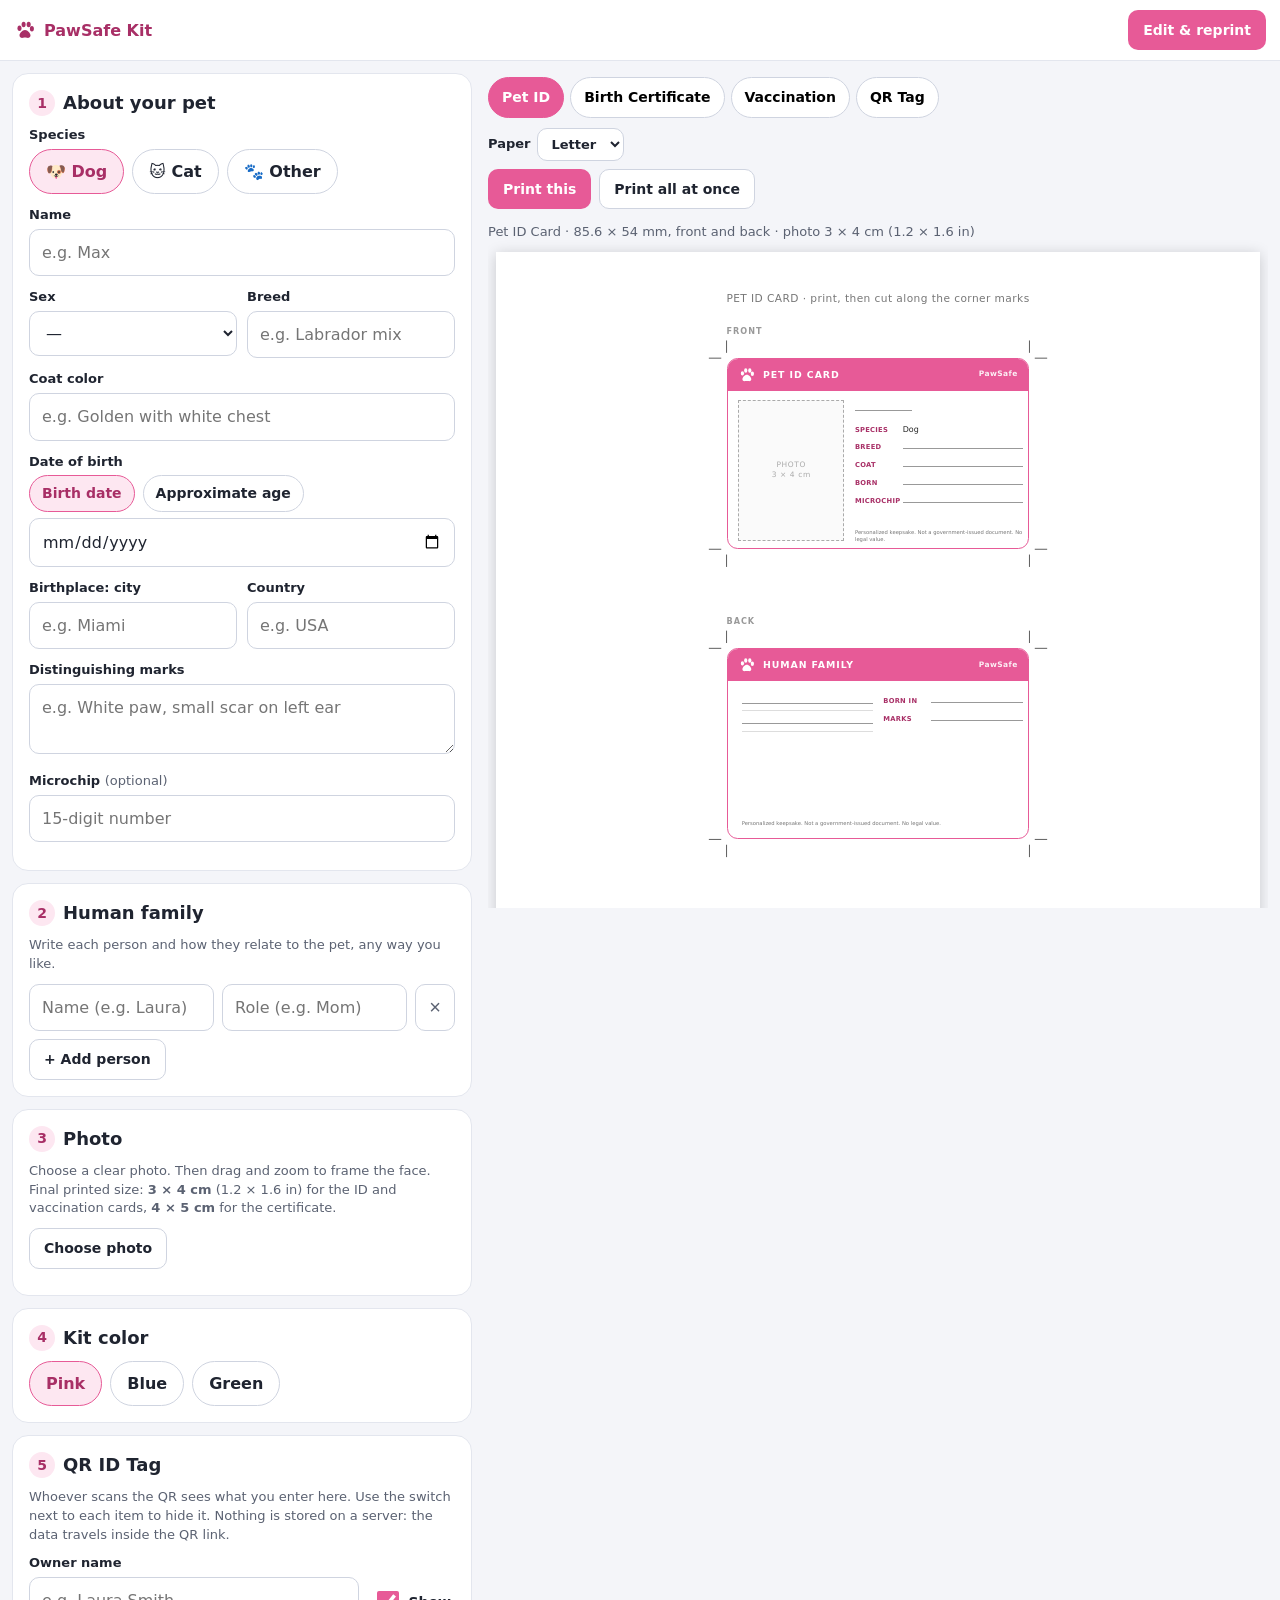
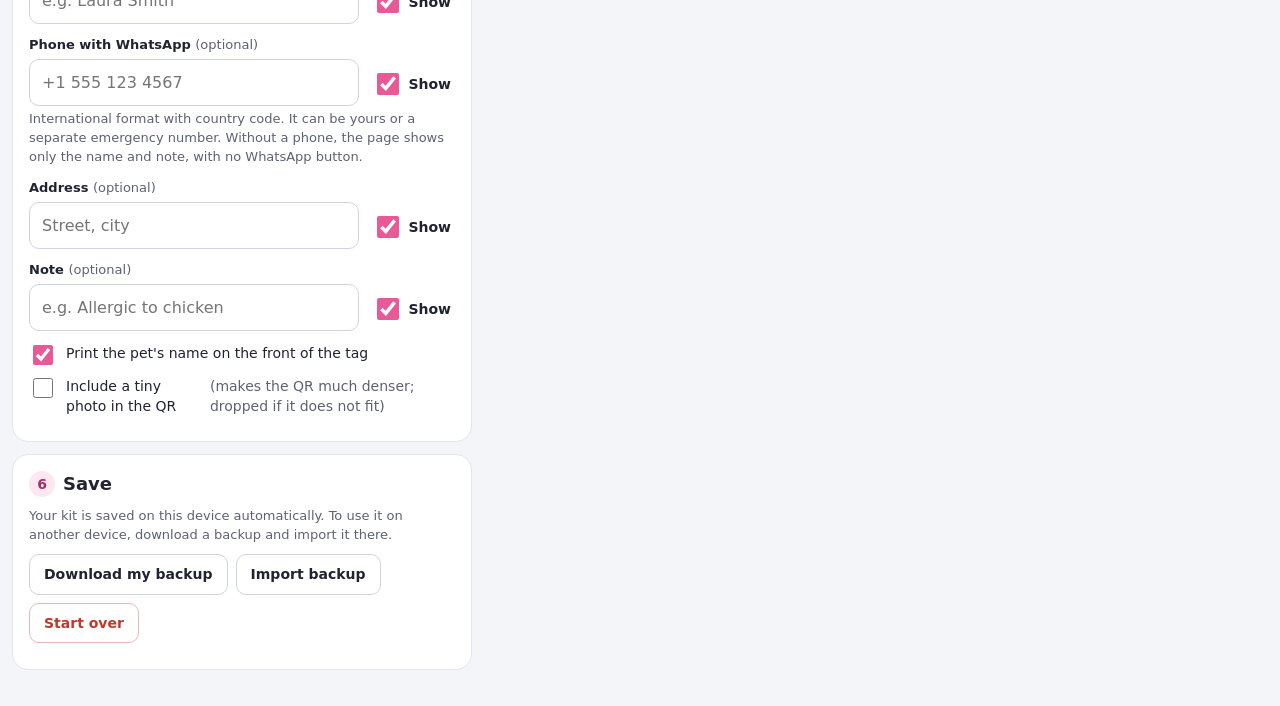
<file: index.html>
<!doctype html>
<html lang="en">
<head>
<meta charset="utf-8">
<meta name="viewport" content="width=device-width, initial-scale=1">
<title>PawSafe Kit</title>
<style id="page-style">@page { size: letter; margin: 0; }</style>
<link rel="stylesheet" href="styles.css">
</head>
<body data-view="edit" data-tab="id">

<header class="top">
  <div class="brand">
    <svg viewBox="0 0 24 24" aria-hidden="true"><ellipse cx="6" cy="10" rx="2.2" ry="3"/><ellipse cx="10.5" cy="6" rx="2.2" ry="3"/><ellipse cx="16" cy="6" rx="2.2" ry="3"/><ellipse cx="19.5" cy="10.5" rx="2.2" ry="3"/><path d="M12 12c-3 0-6 3.5-6 6 0 2 2 3 4 2.5 1.2-.3 2.8-.3 4 0 2 .5 4-.5 4-2.5 0-2.5-3-6-6-6z"/></svg>
    PawSafe Kit
  </div>
  <span id="saved" class="saved" role="status"></span>
  <button type="button" id="btn-edit" class="btn primary small">Edit &amp; reprint</button>
</header>

<main class="layout">

<!-- ============ EDIT ============ -->
<section id="pane-edit" class="pane">
<form id="form" autocomplete="off" onsubmit="return false">

  <div class="block" id="petbar" hidden>
    <h2>Your pets</h2>
    <div class="tabs" id="pet-tabs"></div>
    <p class="hint" id="pet-match" hidden>Matching design is on: color and style come from Pet 1.</p>
    <button type="button" id="pet-del" class="btn danger small" hidden>Remove this pet</button>
  </div>
  <div class="block extras-links" data-feature="studio" hidden>
    <a class="btn ghost small" href="studio-xh4dye/">🎨 Open PawSafe Studio</a>
  </div>
  <div class="block extras-links" data-feature="emergency" hidden>
    <a class="btn ghost small" href="emergency-8h740d/">🚨 Open Lost Pet Emergency Pack</a>
  </div>
  <div class="block extras-links" data-feature="familyPack" hidden>
    <a class="btn ghost small" href="family-ehzh85/">👨‍👩‍👧 Open Family Pack</a>
  </div>

  <div class="block">
    <h2><span class="n">1</span> About your pet</h2>

    <div class="field">
      <span class="lbl">Species</span>
      <div class="chips">
        <label class="chip"><input type="radio" name="species" value="dog" data-bind="pet.species"><span>🐶 Dog</span></label>
        <label class="chip"><input type="radio" name="species" value="cat" data-bind="pet.species"><span>🐱 Cat</span></label>
        <label class="chip"><input type="radio" name="species" value="other" data-bind="pet.species"><span>🐾 Other</span></label>
      </div>
    </div>

    <div class="field"><label class="lbl" for="f-name">Name</label>
      <input id="f-name" type="text" data-bind="pet.name" maxlength="40" placeholder="e.g. Max"></div>

    <div class="row2">
      <div class="field"><label class="lbl" for="f-sex">Sex</label>
        <select id="f-sex" data-bind="pet.sex"><option value="">—</option><option>Male</option><option>Female</option><option>Unknown</option></select></div>
      <div class="field"><label class="lbl" for="f-breed">Breed</label>
        <input id="f-breed" type="text" data-bind="pet.breed" maxlength="40" placeholder="e.g. Labrador mix"></div>
    </div>

    <div class="field"><label class="lbl" for="f-coat">Coat color</label>
      <input id="f-coat" type="text" data-bind="pet.coat" maxlength="40" placeholder="e.g. Golden with white chest"></div>

    <div class="field">
      <span class="lbl">Date of birth</span>
      <div class="chips small">
        <label class="chip"><input type="radio" name="bm" value="date" data-bind="pet.birthMode"><span>Birth date</span></label>
        <label class="chip"><input type="radio" name="bm" value="age" data-bind="pet.birthMode"><span>Approximate age</span></label>
      </div>
      <input id="f-bdate" type="date" data-bind="pet.birthDate" aria-label="Birth date">
      <input id="f-age" type="text" data-bind="pet.age" maxlength="30" placeholder="e.g. about 3 years" aria-label="Approximate age" hidden>
    </div>

    <div class="row2">
      <div class="field"><label class="lbl" for="f-city">Birthplace: city</label>
        <input id="f-city" type="text" data-bind="pet.city" maxlength="40" placeholder="e.g. Miami"></div>
      <div class="field"><label class="lbl" for="f-country">Country</label>
        <input id="f-country" type="text" data-bind="pet.country" maxlength="40" placeholder="e.g. USA"></div>
    </div>

    <div class="field"><label class="lbl" for="f-marks">Distinguishing marks</label>
      <textarea id="f-marks" rows="2" data-bind="pet.marks" maxlength="140" placeholder="e.g. White paw, small scar on left ear"></textarea></div>

    <div class="field"><label class="lbl" for="f-chip">Microchip <em>(optional)</em></label>
      <input id="f-chip" type="text" data-bind="pet.microchip" maxlength="30" inputmode="numeric" placeholder="15-digit number"></div>
  </div>

  <div class="block">
    <h2><span class="n">2</span> Human family</h2>
    <p class="hint">Write each person and how they relate to the pet, any way you like.</p>
    <div id="family-list"></div>
    <button type="button" id="fam-add" class="btn ghost small">+ Add person</button>
  </div>

  <div class="block">
    <h2><span class="n">3</span> Photo</h2>
    <p class="hint">Choose a clear photo. Then drag and zoom to frame the face. Final printed size: <b>3 × 4 cm</b> (1.2 × 1.6 in) for the ID and vaccination cards, <b>4 × 5 cm</b> for the certificate.</p>
    <input id="photo-file" type="file" accept="image/*" hidden>
    <div class="photo-actions">
      <button type="button" id="photo-pick" class="btn ghost small">Choose photo</button>
      <button type="button" id="photo-clear" class="btn ghost small" hidden>Remove photo</button>
    </div>
    <div id="cropper" hidden>
      <div class="chips small" id="crop-tabs">
        <label class="chip"><input type="radio" name="ck" value="id" checked><span>3 × 4 cm · ID &amp; vaccination</span></label>
        <label class="chip"><input type="radio" name="ck" value="cert"><span>4 × 5 cm · Certificate</span></label>
      </div>
      <div id="crop-frame" aria-label="Photo crop area. Drag to move."><img id="crop-img" alt="" draggable="false"><div class="guide"></div></div>
      <label class="zoom">Zoom <input id="crop-zoom" type="range" min="1" max="4" step="0.01" value="1"></label>
      <p class="hint" id="crop-size"></p>
    </div>
  </div>

  <div class="block">
    <h2><span class="n">4</span> Kit color</h2>
    <div class="chips">
      <label class="chip sw pink"><input type="radio" name="color" value="pink" data-bind="color"><span>Pink</span></label>
      <label class="chip sw blue"><input type="radio" name="color" value="blue" data-bind="color"><span>Blue</span></label>
      <label class="chip sw green"><input type="radio" name="color" value="green" data-bind="color"><span>Green</span></label>
    </div>
  </div>

  <div class="block">
    <h2><span class="n">5</span> QR ID Tag</h2>
    <p class="hint">Whoever scans the QR sees what you enter here. Use the switch next to each item to hide it. Nothing is stored on a server: the data travels inside the QR link.</p>

    <div class="field sw-field"><label class="lbl" for="t-owner">Owner name</label>
      <input id="t-owner" type="text" data-bind="tag.owner" maxlength="40" placeholder="e.g. Laura Smith">
      <label class="switch"><input type="checkbox" data-bind="tag.show.owner"><span>Show</span></label></div>

    <div class="field sw-field"><label class="lbl" for="t-phone">Phone with WhatsApp <em>(optional)</em></label>
      <input id="t-phone" type="tel" inputmode="tel" data-bind="tag.phone" maxlength="24" placeholder="+1 555 123 4567">
      <label class="switch"><input type="checkbox" data-bind="tag.show.phone"><span>Show</span></label>
      <p class="hint" id="phone-msg">International format with country code. It can be yours or a separate emergency number. Without a phone, the page shows only the name and note, with no WhatsApp button.</p></div>

    <div class="field sw-field"><label class="lbl" for="t-addr">Address <em>(optional)</em></label>
      <input id="t-addr" type="text" data-bind="tag.address" maxlength="80" placeholder="Street, city">
      <label class="switch"><input type="checkbox" data-bind="tag.show.address"><span>Show</span></label></div>

    <div class="field sw-field"><label class="lbl" for="t-note">Note <em>(optional)</em></label>
      <input id="t-note" type="text" data-bind="tag.note" maxlength="80" placeholder="e.g. Allergic to chicken">
      <label class="switch"><input type="checkbox" data-bind="tag.show.note"><span>Show</span></label></div>

    <label class="check"><input type="checkbox" data-bind="tag.nameOnFront"> Print the pet's name on the front of the tag</label>
    <label class="check"><input type="checkbox" data-bind="tag.photoInQr"> Include a tiny photo in the QR <em>(makes the QR much denser; dropped if it does not fit)</em></label>
  </div>

  <div class="block">
    <h2><span class="n">6</span> Save</h2>
    <p class="hint">Your kit is saved on this device automatically. To use it on another device, download a backup and import it there.</p>
    <div class="photo-actions">
      <button type="button" id="bk-download" class="btn ghost small">Download my backup</button>
      <button type="button" id="bk-import" class="btn ghost small">Import backup</button>
      <button type="button" id="bk-reset" class="btn danger small">Start over</button>
    </div>
    <input id="bk-file" type="file" accept="application/json,.json" hidden>
    <p class="hint" id="bk-msg" role="status"></p>
  </div>

  <div class="block cta-block">
    <button type="button" id="btn-to-docs" class="btn primary">Preview &amp; print →</button>
  </div>

</form>
</section>

<!-- ============ DOCUMENTS ============ -->
<section id="pane-docs" class="pane">
  <div class="docs-bar">
    <div class="tabs" role="tablist">
      <button type="button" class="tab" data-tab-btn="id">Pet ID</button>
      <button type="button" class="tab" data-tab-btn="birth">Birth Certificate</button>
      <button type="button" class="tab" data-tab-btn="vacc">Vaccination</button>
      <button type="button" class="tab" data-tab-btn="tag">QR Tag</button>
    </div>
    <div class="opts">
      <label>Paper
        <select id="o-paper" data-bind="print.paper"><option value="letter">Letter</option><option value="a4">A4</option></select></label>
      <label id="o-tag-wrap">Tag
        <select id="o-tag" data-bind="print.tagSize">
          <option value="r25">Round 25 mm</option><option value="r30">Round 30 mm</option><option value="r35">Round 35 mm</option><option value="rect">Rectangular 45 × 28 mm</option></select></label>
    </div>
    <div class="printbtns">
      <button type="button" id="btn-print" class="btn primary small">Print this</button>
      <button type="button" id="btn-print-all" class="btn ghost small">Print all at once</button>
    </div>
  </div>
  <p class="caption" id="caption"></p>
  <div id="warn"></div>
  <div id="docs"></div>
</section>

</main>

<nav class="bottom" aria-label="Views">
  <button type="button" data-view-btn="edit">✏️ Edit</button>
  <button type="button" data-view-btn="docs">🖨 Preview &amp; print</button>
</nav>

<script src="config.js"></script>
<script src="vendor/qrcode.js"></script>
<script src="common.js"></script>
<script src="kit.js"></script>
<script src="app.js"></script>
</body>
</html>
</file>
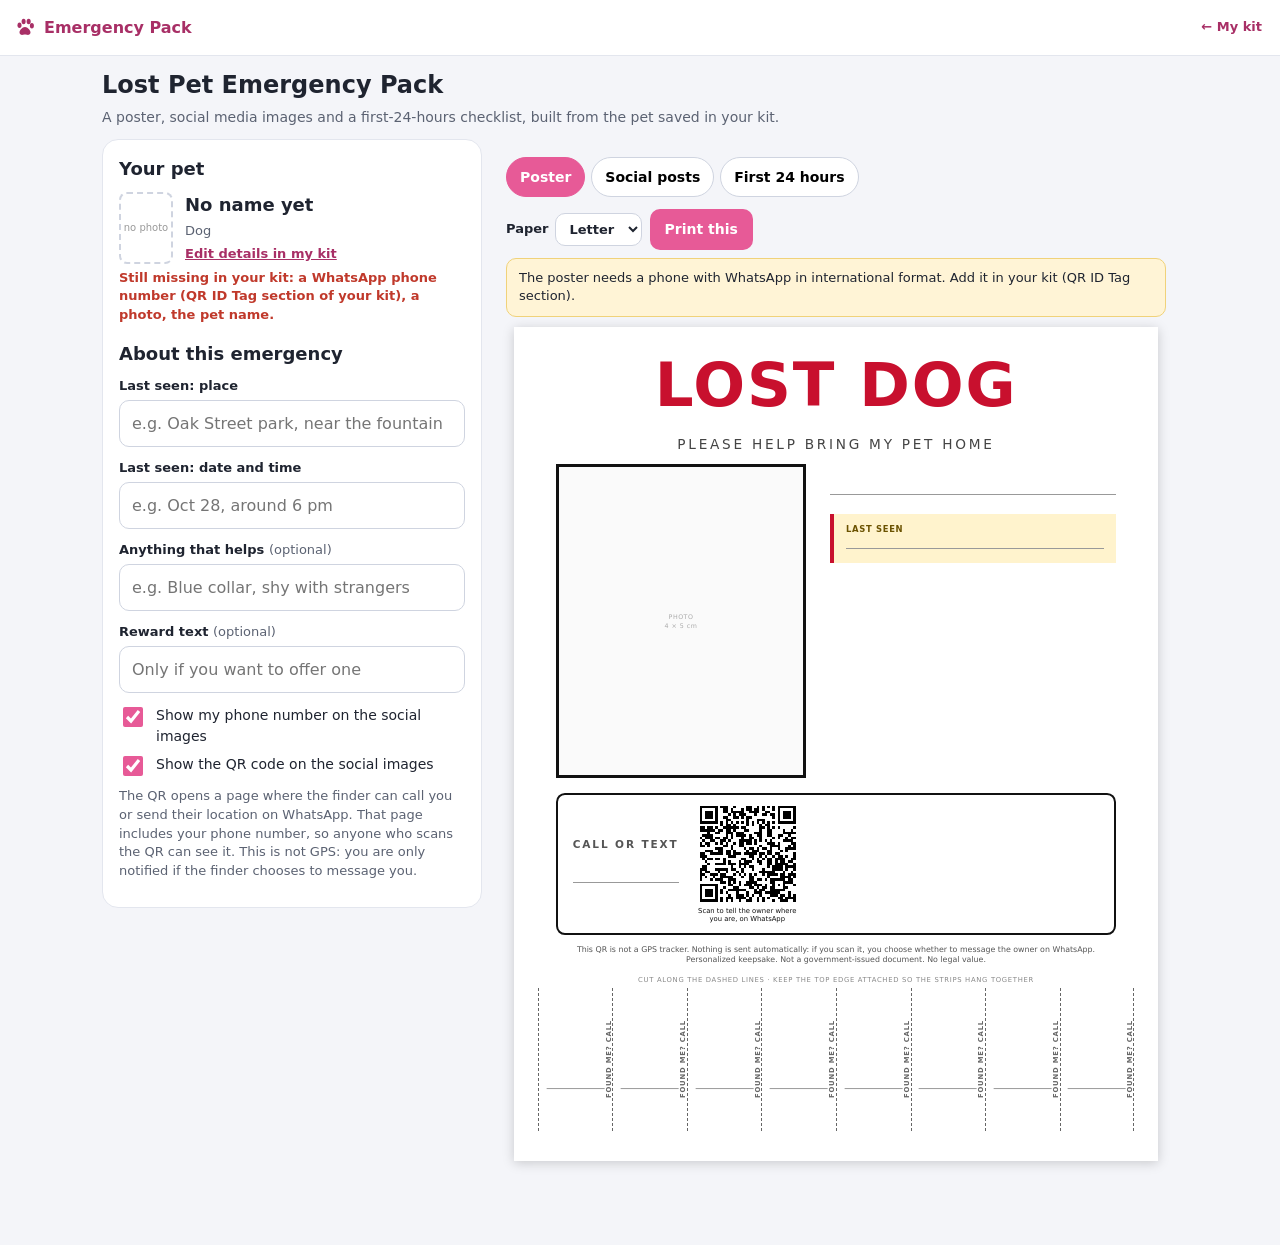
<file: emergency-8h740d/index.html>
<!doctype html>
<html lang="en">
<head>
<meta charset="utf-8">
<meta name="viewport" content="width=device-width, initial-scale=1">
<meta name="robots" content="noindex">
<title>Lost Pet Emergency Pack · PawSafe</title>
<style id="page-style">@page { size: letter; margin: 0; }</style>
<link rel="stylesheet" href="../styles.css">
<link rel="stylesheet" href="../extras.css">
</head>
<body class="x" data-tab="poster">

<header class="top">
  <div class="brand">
    <svg viewBox="0 0 24 24" aria-hidden="true"><ellipse cx="6" cy="10" rx="2.2" ry="3"/><ellipse cx="10.5" cy="6" rx="2.2" ry="3"/><ellipse cx="16" cy="6" rx="2.2" ry="3"/><ellipse cx="19.5" cy="10.5" rx="2.2" ry="3"/><path d="M12 12c-3 0-6 3.5-6 6 0 2 2 3 4 2.5 1.2-.3 2.8-.3 4 0 2 .5 4-.5 4-2.5 0-2.5-3-6-6-6z"/></svg>
    Emergency Pack
  </div>
  <a class="back" href="../index.html">← My kit</a>
</header>

<main class="xmain">
  <div class="xintro">
    <h1>Lost Pet Emergency Pack</h1>
    <p>A poster, social media images and a first-24-hours checklist, built from the pet saved in your kit.</p>
  </div>

  <div class="xcols two">
    <section class="block" id="data">
      <h2>Your pet</h2>
      <div class="field" id="pick-wrap" hidden><label class="lbl" for="pet-pick">Which pet?</label><select id="pet-pick"></select></div>
      <div class="petline" id="pet-card"></div>
      <p class="hint" id="kit-warn"></p>

      <h2 style="margin-top:16px">About this emergency</h2>
      <div class="field"><label class="lbl" for="e-place">Last seen: place</label>
        <input id="e-place" type="text" data-e="place" maxlength="80" placeholder="e.g. Oak Street park, near the fountain"></div>
      <div class="field"><label class="lbl" for="e-when">Last seen: date and time</label>
        <input id="e-when" type="text" data-e="when" maxlength="40" placeholder="e.g. Oct 28, around 6 pm"></div>
      <div class="field"><label class="lbl" for="e-extra">Anything that helps <em>(optional)</em></label>
        <input id="e-extra" type="text" data-e="extra" maxlength="90" placeholder="e.g. Blue collar, shy with strangers"></div>
      <div class="field"><label class="lbl" for="e-reward">Reward text <em>(optional)</em></label>
        <input id="e-reward" type="text" data-e="reward" maxlength="40" placeholder="Only if you want to offer one"></div>
      <label class="check"><input type="checkbox" data-e="phoneOnPosts"> Show my phone number on the social images</label>
      <label class="check"><input type="checkbox" data-e="qrOnPosts"> Show the QR code on the social images</label>
      <p class="hint">The QR opens a page where the finder can call you or send their location on WhatsApp. That page includes your phone number, so anyone who scans the QR can see it. This is not GPS: you are only notified if the finder chooses to message you.</p>
    </section>

    <section class="xdocs pane">
      <div class="tabs xtabs" role="tablist">
        <button type="button" class="tab" data-tab-btn="poster">Poster</button>
        <button type="button" class="tab" data-tab-btn="social">Social posts</button>
        <button type="button" class="tab" data-tab-btn="check">First 24 hours</button>
      </div>

      <div class="xctl" id="print-ctl">
        <label>Paper <select id="o-paper"><option value="letter">Letter</option><option value="a4">A4</option></select></label>
        <button type="button" id="btn-print" class="btn primary small">Print this</button>
      </div>
      <div id="warn"></div>
      <div id="docs"></div>

      <div id="social" class="social" hidden>
        <p class="xnote">Free to use. Posts are public: share only what you are comfortable making public. Images are 1080 px wide: post 1:1 (Instagram, Facebook) and story 9:16.</p>
        <div id="social-list"></div>
      </div>
    </section>
  </div>
</main>

<script src="../config.js"></script>
<script src="../vendor/qrcode.js"></script>
<script src="../common.js"></script>
<script src="../kit.js"></script>
<script src="emergency.js"></script>
</body>
</html>
</file>
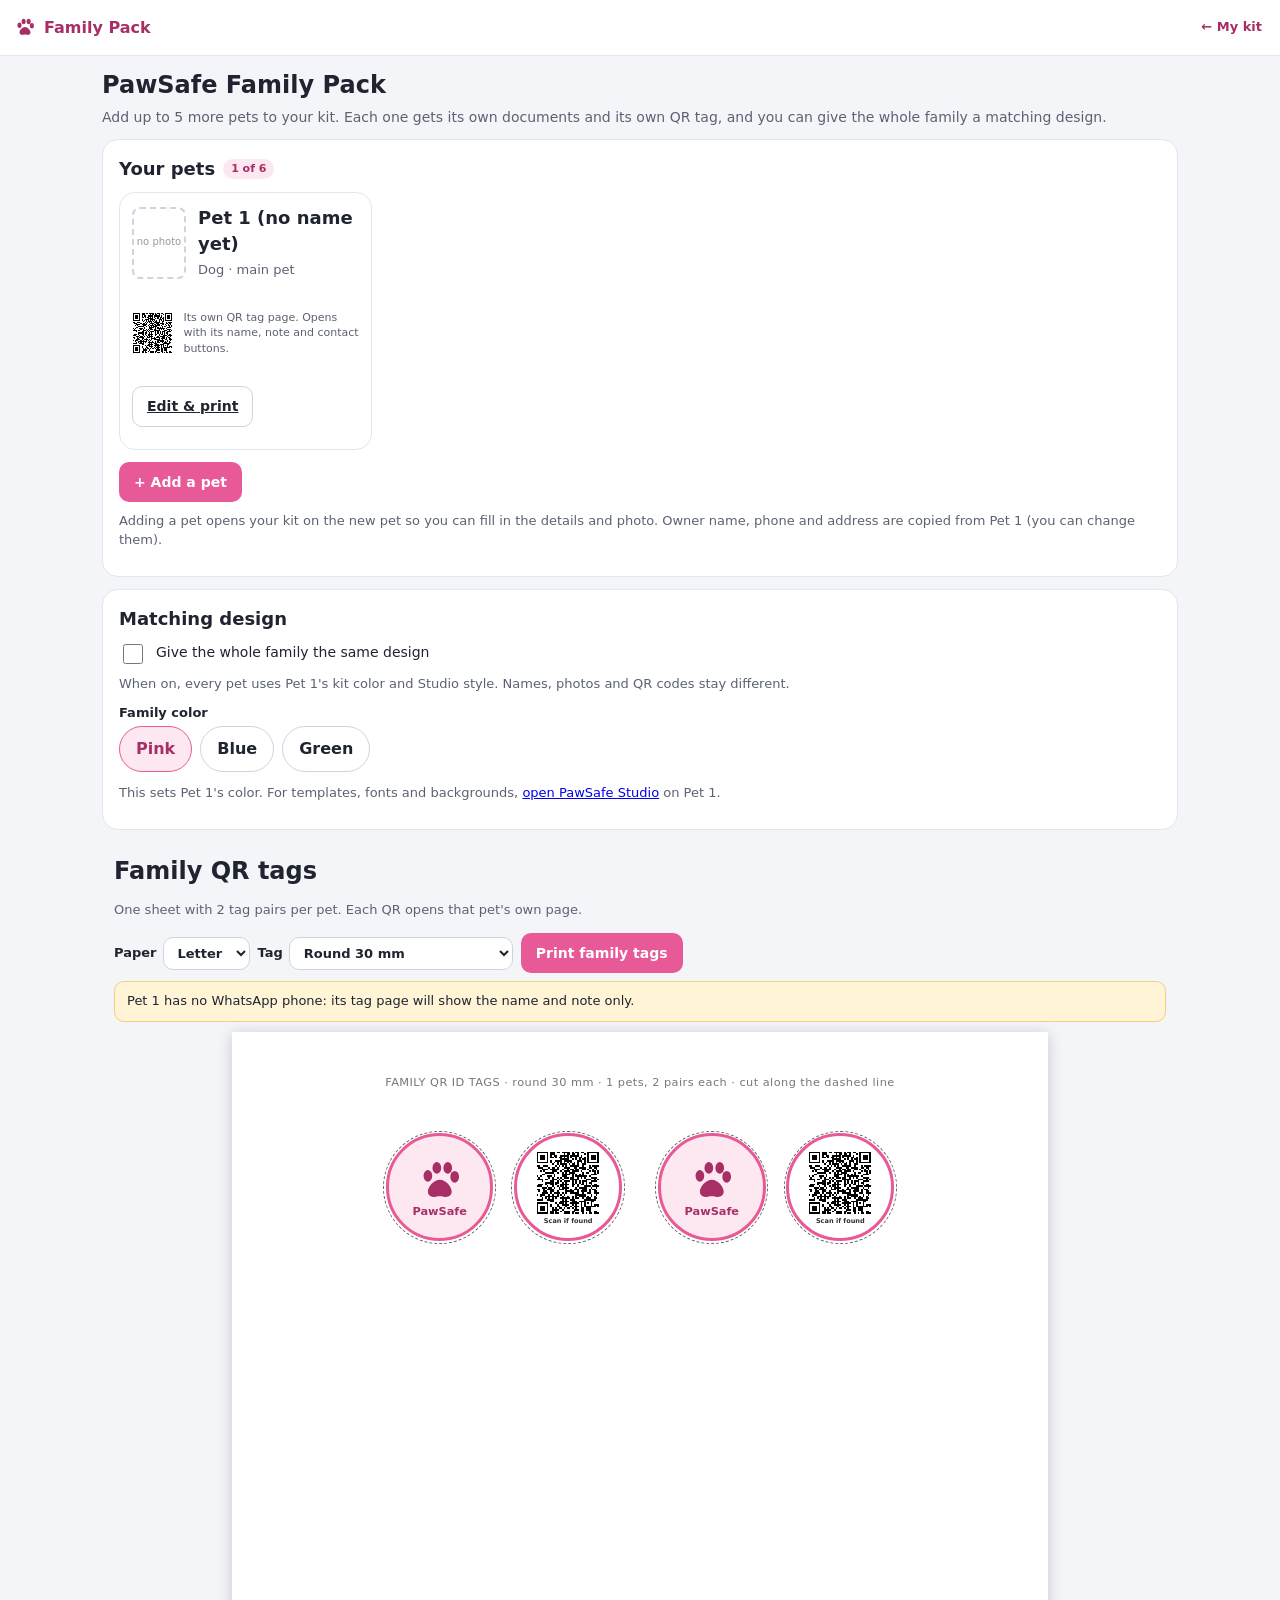
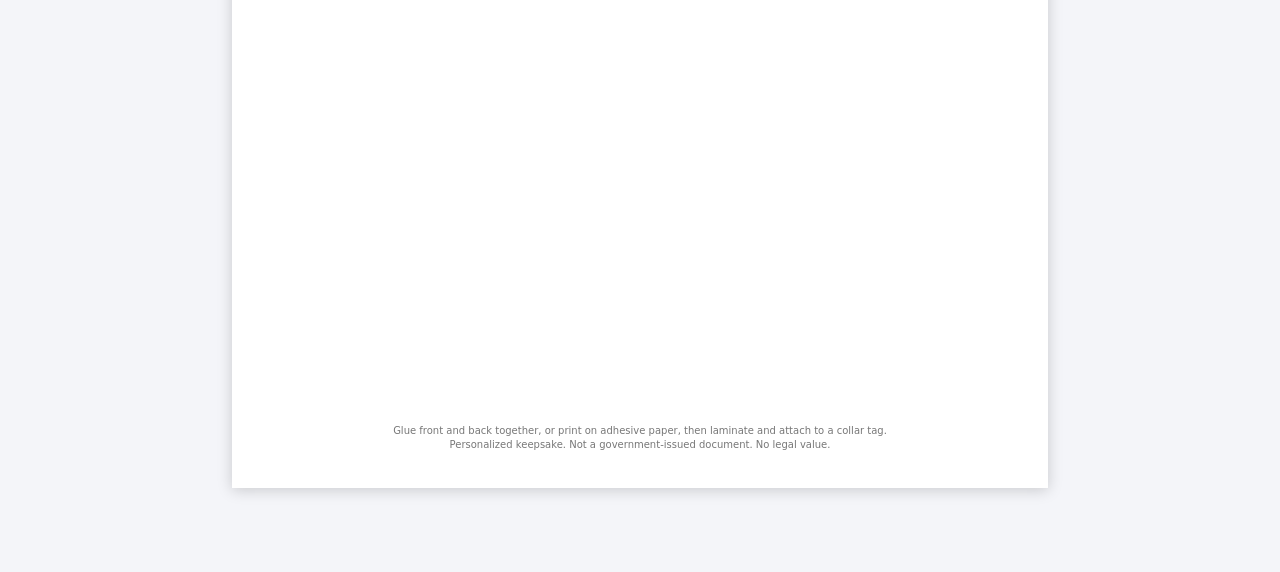
<file: family-ehzh85/index.html>
<!doctype html>
<html lang="en">
<head>
<meta charset="utf-8">
<meta name="viewport" content="width=device-width, initial-scale=1">
<meta name="robots" content="noindex">
<title>PawSafe Family Pack</title>
<style id="page-style">@page { size: letter; margin: 0; }</style>
<link rel="stylesheet" href="../styles.css">
<link rel="stylesheet" href="../extras.css">
</head>
<body class="x" data-tab="ftag">

<header class="top">
  <div class="brand">
    <svg viewBox="0 0 24 24" aria-hidden="true"><ellipse cx="6" cy="10" rx="2.2" ry="3"/><ellipse cx="10.5" cy="6" rx="2.2" ry="3"/><ellipse cx="16" cy="6" rx="2.2" ry="3"/><ellipse cx="19.5" cy="10.5" rx="2.2" ry="3"/><path d="M12 12c-3 0-6 3.5-6 6 0 2 2 3 4 2.5 1.2-.3 2.8-.3 4 0 2 .5 4-.5 4-2.5 0-2.5-3-6-6-6z"/></svg>
    Family Pack
  </div>
  <span id="saved" class="saved" role="status"></span>
  <a class="back" href="../index.html">← My kit</a>
</header>

<main class="xmain">
  <div class="xintro">
    <h1>PawSafe Family Pack</h1>
    <p>Add up to 5 more pets to your kit. Each one gets its own documents and its own QR tag, and you can give the whole family a matching design.</p>
  </div>

  <section class="block">
    <h2>Your pets <span class="badge" id="count"></span></h2>
    <div class="fcards" id="fcards"></div>
    <div class="photo-actions" style="margin-top:12px">
      <button type="button" id="add-pet" class="btn primary small">+ Add a pet</button>
    </div>
    <p class="hint" id="add-msg">Adding a pet opens your kit on the new pet so you can fill in the details and photo. Owner name, phone and address are copied from Pet 1 (you can change them).</p>
  </section>

  <section class="block">
    <h2>Matching design</h2>
    <label class="check"><input type="checkbox" id="match"> Give the whole family the same design</label>
    <p class="hint">When on, every pet uses Pet 1's kit color and Studio style. Names, photos and QR codes stay different.</p>
    <div class="field"><span class="lbl">Family color</span>
      <div class="chips">
        <label class="chip sw pink"><input type="radio" name="fc" value="pink"><span>Pink</span></label>
        <label class="chip sw blue"><input type="radio" name="fc" value="blue"><span>Blue</span></label>
        <label class="chip sw green"><input type="radio" name="fc" value="green"><span>Green</span></label>
      </div>
    </div>
    <p class="hint">This sets Pet 1's color. For templates, fonts and backgrounds, <a href="../studio-xh4dye/">open PawSafe Studio</a> on Pet 1.</p>
  </section>

  <section class="xdocs pane">
    <h2 style="margin:0 0 6px">Family QR tags</h2>
    <p class="xnote">One sheet with 2 tag pairs per pet. Each QR opens that pet's own page.</p>
    <div class="xctl">
      <label>Paper <select id="o-paper"><option value="letter">Letter</option><option value="a4">A4</option></select></label>
      <label>Tag <select id="o-tag"><option value="r25">Round 25 mm</option><option value="r30">Round 30 mm</option><option value="r35">Round 35 mm</option><option value="rect">Rectangular 45 × 28 mm</option></select></label>
      <button type="button" id="btn-print" class="btn primary small">Print family tags</button>
    </div>
    <div id="warn"></div>
    <div id="docs"></div>
  </section>
</main>

<script src="../config.js"></script>
<script src="../vendor/qrcode.js"></script>
<script src="../common.js"></script>
<script src="../kit.js"></script>
<script src="family.js"></script>
</body>
</html>
</file>
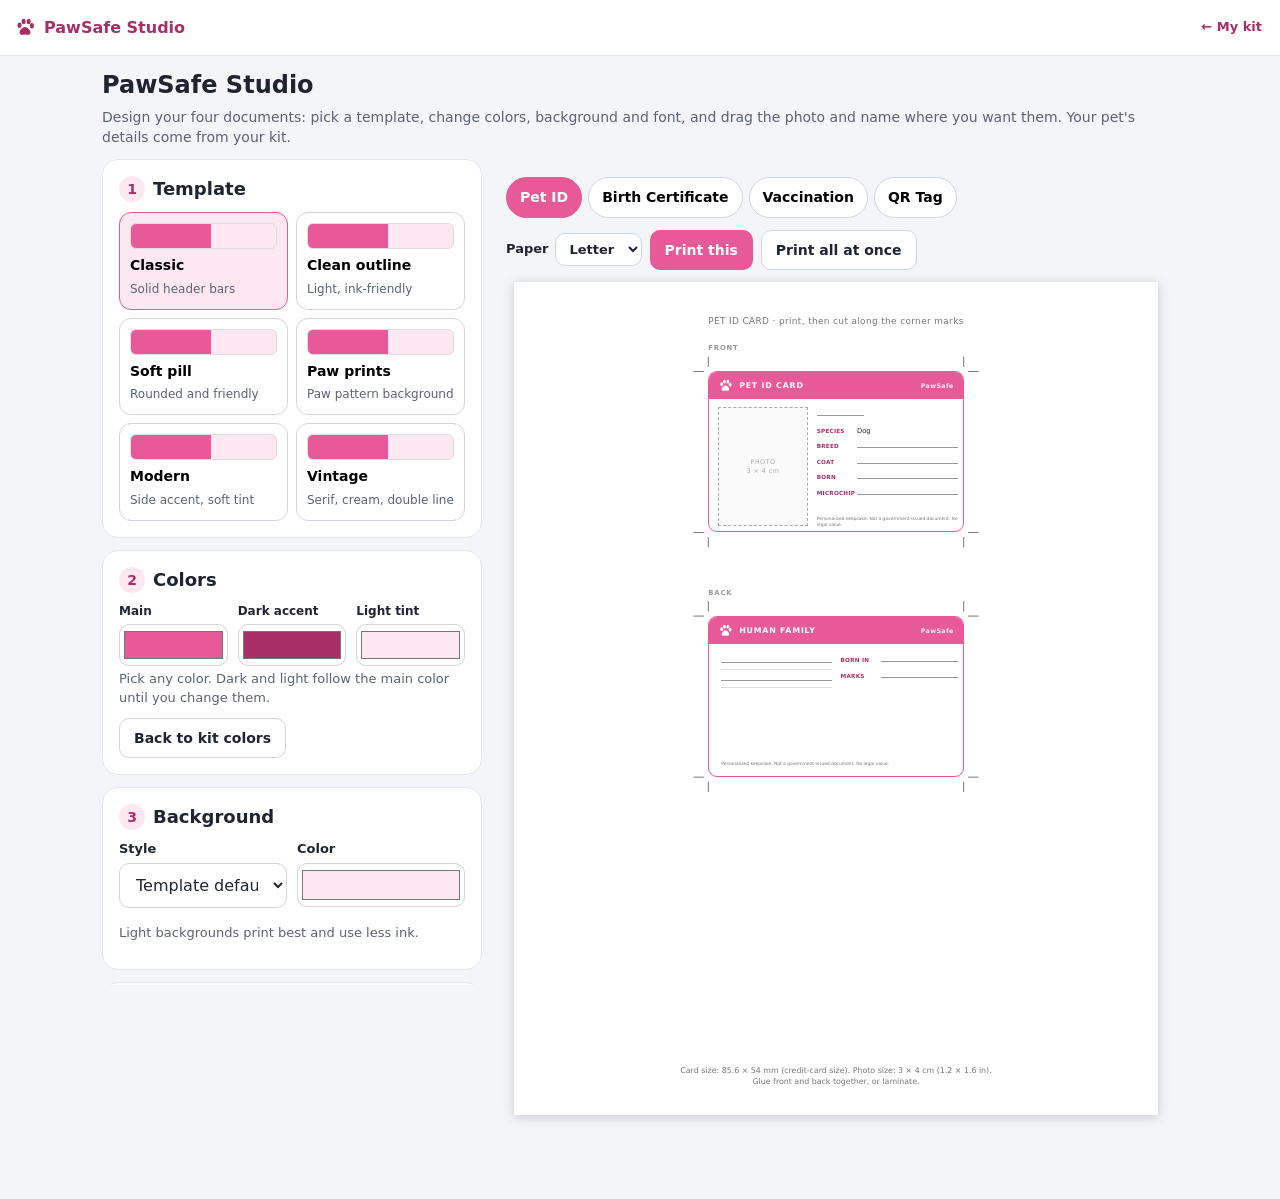
<file: studio-xh4dye/index.html>
<!doctype html>
<html lang="en">
<head>
<meta charset="utf-8">
<meta name="viewport" content="width=device-width, initial-scale=1">
<meta name="robots" content="noindex">
<title>PawSafe Studio</title>
<style id="page-style">@page { size: letter; margin: 0; }</style>
<link rel="stylesheet" href="../styles.css">
<link rel="stylesheet" href="../extras.css">
</head>
<body class="x" data-tab="id">

<header class="top">
  <div class="brand">
    <svg viewBox="0 0 24 24" aria-hidden="true"><ellipse cx="6" cy="10" rx="2.2" ry="3"/><ellipse cx="10.5" cy="6" rx="2.2" ry="3"/><ellipse cx="16" cy="6" rx="2.2" ry="3"/><ellipse cx="19.5" cy="10.5" rx="2.2" ry="3"/><path d="M12 12c-3 0-6 3.5-6 6 0 2 2 3 4 2.5 1.2-.3 2.8-.3 4 0 2 .5 4-.5 4-2.5 0-2.5-3-6-6-6z"/></svg>
    PawSafe Studio
  </div>
  <span id="saved" class="saved" role="status"></span>
  <a class="back" href="../index.html">← My kit</a>
</header>

<main class="xmain">
  <div class="xintro">
    <h1>PawSafe Studio</h1>
    <p>Design your four documents: pick a template, change colors, background and font, and drag the photo and name where you want them. Your pet's details come from your kit.</p>
  </div>

  <div class="stu">
    <div class="ctl-col">
      <div class="block" id="pickblock" hidden>
        <h2>Which pet?</h2>
        <select id="pet-pick"></select>
      </div>

      <div class="block">
        <h2><span class="n">1</span> Template</h2>
        <div class="tplgrid" id="tpl-grid"></div>
      </div>

      <div class="block">
        <h2><span class="n">2</span> Colors</h2>
        <div class="colors">
          <label>Main <input type="color" id="c-main"></label>
          <label>Dark accent <input type="color" id="c-accent"></label>
          <label>Light tint <input type="color" id="c-light"></label>
        </div>
        <p class="hint">Pick any color. Dark and light follow the main color until you change them.</p>
        <button type="button" id="c-reset" class="btn ghost small">Back to kit colors</button>
      </div>

      <div class="block">
        <h2><span class="n">3</span> Background</h2>
        <div class="row2">
          <div class="field"><label class="lbl" for="bg-type">Style</label><select id="bg-type"></select></div>
          <div class="field"><label class="lbl" for="bg-color">Color</label><input type="color" id="bg-color" style="width:100%;height:44px;padding:2px;border:1.5px solid #cfd4e0;border-radius:10px;background:#fff"></div>
        </div>
        <p class="hint" id="bg-msg">Light backgrounds print best and use less ink.</p>
      </div>

      <div class="block">
        <h2><span class="n">4</span> Font</h2>
        <select id="font-pick"></select>
        <p class="hint fontprev" id="font-prev">Max · Born in Miami</p>
        <p class="hint">Fonts come from your device, so printed results can differ a little between computers and phones.</p>
      </div>

      <div class="block">
        <h2><span class="n">5</span> Move things</h2>
        <p class="hint">Drag the <b>photo</b> or the <b>name</b> in the preview to move it. Tap one to resize it.</p>
        <div class="selbox" id="selbox" hidden>
          <div><b id="sel-name"></b></div>
          <label>Size <input type="range" id="sel-size" min="0.6" max="1.6" step="0.02"></label>
          <button type="button" id="sel-reset" class="btn ghost small">Reset this one</button>
        </div>
        <p class="hint" id="sel-none">Nothing selected.</p>
        <button type="button" id="mv-reset" class="btn ghost small">Reset all positions</button>
      </div>

      <div class="block">
        <h2><span class="n">6</span> Save</h2>
        <p class="hint">Saved on this device automatically, together with your kit. Use a backup to move it to another device.</p>
        <div class="photo-actions">
          <button type="button" id="bk-download" class="btn ghost small">Download my backup</button>
          <button type="button" id="bk-import" class="btn ghost small">Import backup</button>
        </div>
        <input id="bk-file" type="file" accept="application/json,.json" hidden>
        <p class="hint" id="bk-msg" role="status"></p>
      </div>
    </div>

    <section class="xdocs pane">
      <div class="tabs xtabs" role="tablist">
        <button type="button" class="tab" data-tab-btn="id">Pet ID</button>
        <button type="button" class="tab" data-tab-btn="birth">Birth Certificate</button>
        <button type="button" class="tab" data-tab-btn="vacc">Vaccination</button>
        <button type="button" class="tab" data-tab-btn="tag">QR Tag</button>
      </div>
      <div class="xctl">
        <label>Paper <select id="o-paper"><option value="letter">Letter</option><option value="a4">A4</option></select></label>
        <label id="o-tag-wrap">Tag <select id="o-tag"><option value="r25">Round 25 mm</option><option value="r30">Round 30 mm</option><option value="r35">Round 35 mm</option><option value="rect">Rectangular 45 × 28 mm</option></select></label>
        <button type="button" id="btn-print" class="btn primary small">Print this</button>
        <button type="button" id="btn-print-all" class="btn ghost small">Print all at once</button>
      </div>
      <div id="warn"></div>
      <div id="docs" class="studio"></div>
    </section>
  </div>
</main>

<script src="../config.js"></script>
<script src="../vendor/qrcode.js"></script>
<script src="../common.js"></script>
<script src="../kit.js"></script>
<script src="studio.js"></script>
</body>
</html>
</file>
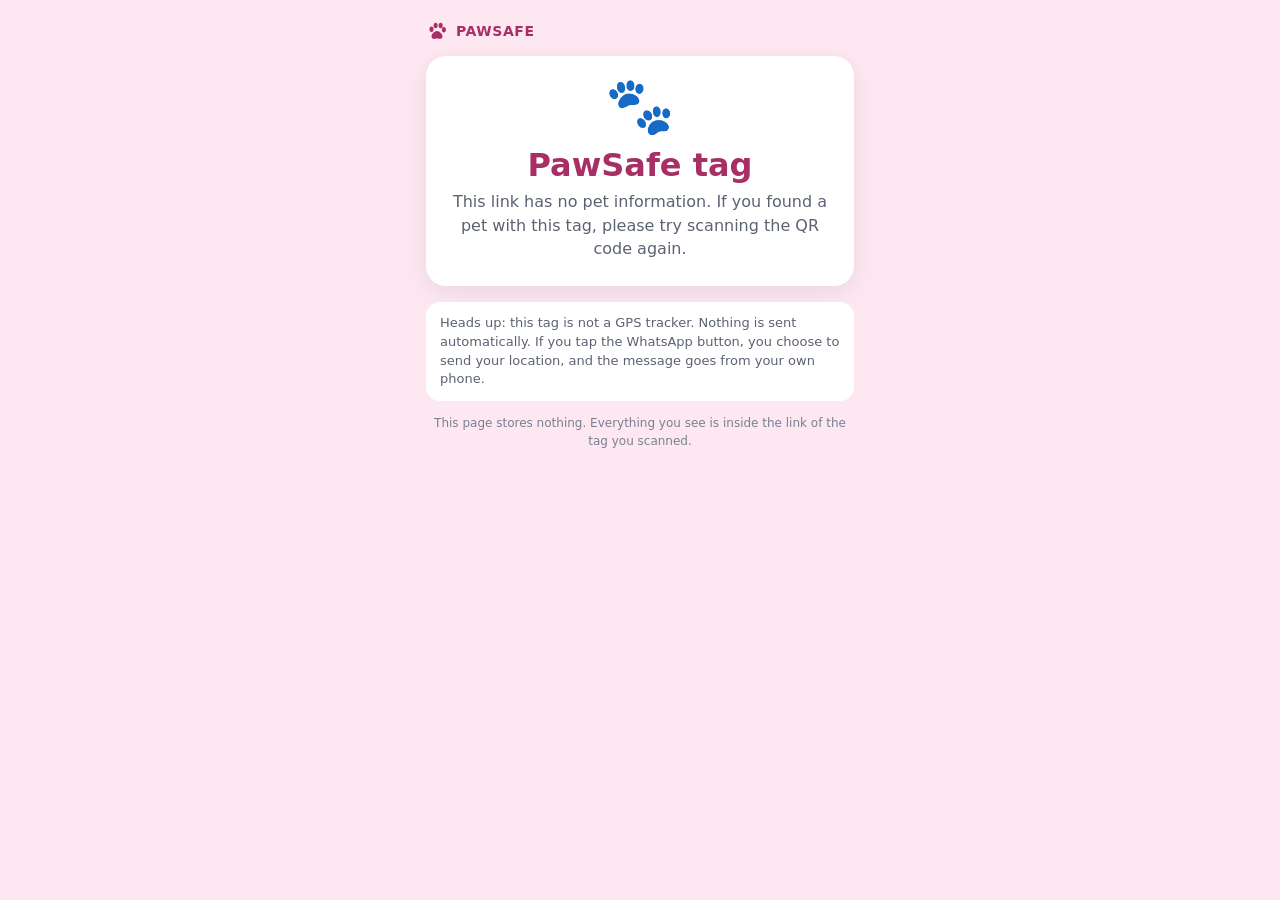
<file: found.html>
<!doctype html>
<html lang="en">
<head>
<meta charset="utf-8">
<meta name="viewport" content="width=device-width, initial-scale=1">
<meta name="robots" content="noindex">
<meta name="referrer" content="no-referrer">
<title>Found pet · PawSafe</title>
<style>
  :root { --c:#e75a97; --cd:#a82f66; --cl:#fde7f1; }
  body[data-c="b"] { --c:#3a96dc; --cd:#1c68a8; --cl:#e2f1fc; }
  body[data-c="g"] { --c:#3bae7b; --cd:#1e7c52; --cl:#e1f5ec; }
  * { box-sizing: border-box; }
  body { margin:0; font:16px/1.45 system-ui,-apple-system,"Segoe UI",Roboto,Arial,sans-serif; color:#1f2430; background:var(--cl); min-height:100vh; }
  .wrap { max-width:460px; margin:0 auto; padding:20px 16px 40px; }
  .brand { display:flex; align-items:center; gap:8px; color:var(--cd); font-weight:700; letter-spacing:.04em; font-size:14px; }
  .brand svg { width:22px; height:22px; fill:currentColor; }
  .card { background:#fff; border-radius:20px; padding:22px 20px; margin-top:14px; box-shadow:0 6px 24px rgba(0,0,0,.08); text-align:center; }
  .photo { width:96px; height:128px; object-fit:cover; border-radius:12px; border:3px solid var(--c); margin:0 auto 10px; display:block; image-rendering:auto; }
  .icon { font-size:56px; line-height:1; }
  h1 { margin:8px 0 2px; font-size:32px; color:var(--cd); word-break:break-word; }
  .lead { margin:0 0 4px; color:#5b6272; }
  .note { margin:14px 0 0; padding:12px 14px; background:var(--cl); border-radius:12px; text-align:left; white-space:pre-wrap; word-break:break-word; }
  .note b { display:block; font-size:12px; letter-spacing:.06em; text-transform:uppercase; color:var(--cd); margin-bottom:2px; }
  .info { margin:14px 0 0; text-align:left; font-size:15px; }
  .info div { padding:6px 0; border-top:1px solid #eee; word-break:break-word; }
  .info span { color:#5b6272; font-size:12px; text-transform:uppercase; letter-spacing:.06em; display:block; }
  .btns { display:grid; gap:10px; margin-top:18px; }
  .btn { display:block; width:100%; padding:15px 16px; border-radius:14px; border:0; font:inherit; font-weight:700; font-size:17px; text-align:center; text-decoration:none; cursor:pointer; }
  .btn.call { background:var(--c); color:#fff; }
  .btn.wa { background:#25d366; color:#06371b; }
  .status { min-height:1.4em; margin:8px 0 0; font-size:14px; color:#5b6272; }
  .lostbar { margin:0 0 10px; padding:8px 12px; border-radius:10px; background:#fde8e8; color:#a31621; font-weight:700; font-size:14px; }
  .none { margin-top:16px; color:#5b6272; font-size:15px; }
  .honest { margin-top:16px; font-size:13px; color:#5b6272; background:#fff; border-radius:14px; padding:12px 14px; }
  .foot { margin-top:14px; text-align:center; font-size:12px; color:#7a8090; }
</style>
</head>
<body>
<div class="wrap">
  <div class="brand">
    <svg viewBox="0 0 24 24" aria-hidden="true"><ellipse cx="6" cy="10" rx="2.2" ry="3"/><ellipse cx="10.5" cy="6" rx="2.2" ry="3"/><ellipse cx="16" cy="6" rx="2.2" ry="3"/><ellipse cx="19.5" cy="10.5" rx="2.2" ry="3"/><path d="M12 12c-3 0-6 3.5-6 6 0 2 2 3 4 2.5 1.2-.3 2.8-.3 4 0 2 .5 4-.5 4-2.5 0-2.5-3-6-6-6z"/></svg>
    PAWSAFE
  </div>
  <main id="app" class="card" aria-live="polite"></main>
  <p class="honest" id="honest"></p>
  <p class="foot">This page stores nothing. Everything you see is inside the link of the tag you scanned.</p>
</div>
<script src="common.js"></script>
<script src="found.js"></script>
</body>
</html>
</file>
<file: styles.css>
/* PawSafe Kit — mobile first */
:root { --c:#e75a97; --cd:#a82f66; --cl:#fde7f1; --ink:#1f2430; --mut:#5b6272; --line:#e3e6ee; --bg:#f4f5f9; --ok:#1e7c52; --bad:#c0392b; }
* { box-sizing: border-box; }
html { -webkit-text-size-adjust: 100%; }
body { margin:0; font:16px/1.45 system-ui,-apple-system,"Segoe UI",Roboto,Arial,sans-serif; color:var(--ink); background:var(--bg); padding-bottom:64px; }
[hidden] { display:none !important; }

/* ---- header ---- */
.top { position:sticky; top:0; z-index:20; display:flex; align-items:center; gap:10px; padding:10px 14px; background:#fff; border-bottom:1px solid var(--line); }
.brand { display:flex; align-items:center; gap:8px; font-weight:800; color:#a82f66; }
.brand svg { width:22px; height:22px; fill:currentColor; }
.saved { margin-left:auto; font-size:12px; color:var(--ok); }
.saved.bad { color:var(--bad); }

/* ---- buttons ---- */
.btn { font:inherit; font-weight:700; border-radius:12px; border:1.5px solid transparent; padding:13px 18px; cursor:pointer; }
.btn.small { padding:9px 14px; font-size:14px; border-radius:10px; }
.btn.primary { background:#e75a97; color:#fff; }
.btn.ghost { background:#fff; color:var(--ink); border-color:#cfd4e0; }
.btn.danger { background:#fff; color:var(--bad); border-color:#e6b9b3; }
.btn:active { transform:translateY(1px); }
.btn:focus-visible, input:focus-visible, select:focus-visible, textarea:focus-visible, .tab:focus-visible { outline:3px solid #8ab8ff; outline-offset:1px; }
.cta-block .btn { width:100%; }

/* ---- layout ---- */
.layout { max-width:1400px; margin:0 auto; }
.pane { padding:12px 12px 24px; }
body[data-view="edit"] #pane-docs { display:none; }
body[data-view="docs"] #pane-edit { display:none; }
.bottom { position:fixed; left:0; right:0; bottom:0; z-index:20; display:grid; grid-template-columns:1fr 1fr; background:#fff; border-top:1px solid var(--line); }
.bottom button { font:inherit; font-weight:700; background:none; border:0; padding:15px 8px; color:var(--mut); }
body[data-view="edit"] [data-view-btn="edit"], body[data-view="docs"] [data-view-btn="docs"] { color:#a82f66; box-shadow:inset 0 3px 0 #e75a97; }

/* ---- form ---- */
.block { background:#fff; border:1px solid var(--line); border-radius:16px; padding:16px; margin-bottom:12px; }
.block h2 { margin:0 0 10px; font-size:18px; display:flex; align-items:center; gap:8px; }
.block h2 .n { display:inline-grid; place-items:center; width:26px; height:26px; border-radius:50%; background:#fde7f1; color:#a82f66; font-size:14px; }
.hint { margin:4px 0 10px; font-size:13px; color:var(--mut); }
.hint.bad { color:var(--bad); font-weight:600; }
.field { margin-bottom:12px; }
.lbl { display:block; font-size:13px; font-weight:700; margin-bottom:4px; }
.lbl em, .check em { font-weight:400; color:var(--mut); font-style:normal; }
input[type=text], input[type=tel], input[type=date], select, textarea { width:100%; font:inherit; padding:11px 12px; border:1.5px solid #cfd4e0; border-radius:10px; background:#fff; color:var(--ink); }
input[type=date] + input, .field input[type=date] { margin-top:6px; }
textarea { resize:vertical; }
.row2 { display:grid; grid-template-columns:1fr 1fr; gap:10px; }
.chips { display:flex; flex-wrap:wrap; gap:8px; }
.chip input { position:absolute; opacity:0; pointer-events:none; }
.chip span { display:inline-block; padding:10px 16px; border:1.5px solid #cfd4e0; border-radius:999px; font-weight:600; cursor:pointer; background:#fff; }
.chips.small .chip span { padding:7px 12px; font-size:14px; }
.chip input:checked + span { background:#fde7f1; border-color:#e75a97; color:#a82f66; }
.chip input:focus-visible + span { outline:3px solid #8ab8ff; outline-offset:1px; }
.chip.sw.blue input:checked + span { background:#e2f1fc; border-color:#3a96dc; color:#1c68a8; }
.chip.sw.green input:checked + span { background:#e1f5ec; border-color:#3bae7b; color:#1e7c52; }
.fam-row { display:grid; grid-template-columns:1fr 1fr 40px; gap:8px; margin-bottom:8px; }
.fam-row .x { border:1.5px solid #cfd4e0; background:#fff; border-radius:10px; font-size:20px; color:var(--mut); cursor:pointer; }
.photo-actions { display:flex; gap:8px; flex-wrap:wrap; margin-bottom:10px; }
.sw-field { display:grid; grid-template-columns:1fr auto; column-gap:10px; align-items:end; }
.sw-field .lbl { grid-column:1 / 3; }
.sw-field .hint { grid-column:1 / 3; margin-bottom:0; }
.switch { display:flex; align-items:center; gap:6px; font-size:14px; font-weight:600; padding:0 4px; height:44px; }
.switch input { width:22px; height:22px; accent-color:#e75a97; }
.check { display:flex; gap:10px; align-items:flex-start; margin:8px 0; font-size:14px; }
.check input { width:20px; height:20px; margin-top:2px; accent-color:#e75a97; flex:none; }

/* cropper */
#cropper { margin-top:6px; }
#crop-frame { position:relative; overflow:hidden; margin:10px auto 6px; background:#111; border-radius:6px; touch-action:none; cursor:grab; box-shadow:0 0 0 2px #e75a97; }
#crop-frame:active { cursor:grabbing; }
#crop-img { position:absolute; max-width:none; user-select:none; -webkit-user-drag:none; }
#crop-frame .guide { position:absolute; inset:0; pointer-events:none; background:
  radial-gradient(ellipse 36% 30% at 50% 40%, transparent 98%, rgba(255,255,255,.55) 100%) , linear-gradient(transparent 33%, rgba(255,255,255,.3) 33% 33.4%, transparent 33.4% 66%, rgba(255,255,255,.3) 66% 66.4%, transparent 66.4%); }
.zoom { display:flex; gap:10px; align-items:center; justify-content:center; font-size:14px; font-weight:600; }
.zoom input { width:60%; accent-color:#e75a97; }
#cropper .hint { text-align:center; }

/* ---- docs pane ---- */
.docs-bar { position:sticky; top:53px; z-index:10; background:var(--bg); padding:4px 0 8px; display:grid; gap:8px; }
.tabs { display:flex; gap:6px; overflow-x:auto; padding-bottom:2px; }
.tab { flex:none; font:inherit; font-weight:700; font-size:14px; padding:9px 13px; border-radius:999px; border:1.5px solid #cfd4e0; background:#fff; cursor:pointer; }
.tab.on { background:#e75a97; color:#fff; border-color:#e75a97; }
.opts { display:flex; gap:10px; flex-wrap:wrap; }
.opts label { font-size:13px; font-weight:700; display:flex; gap:6px; align-items:center; }
.opts select { width:auto; padding:7px 10px; }
.printbtns { display:flex; gap:8px; flex-wrap:wrap; }
.caption { margin:6px 0; font-size:13px; color:var(--mut); }
.warn { margin:6px 0; padding:10px 12px; border-radius:10px; background:#fff4d6; border:1px solid #f0d27a; font-size:13px; }
.tagline { font-size:13px; margin:6px 0; }
body:not([data-tab="tag"]) [data-only="tag"] { display:none; }

#docs { --z:1; --pw:215.9mm; --ph:279.4mm; padding:4px 0 24px; display:flex; flex-direction:column; align-items:center; gap:14px; }
.sheet { display:none; position:relative; zoom:var(--z); width:var(--pw); height:var(--ph); background:#fff; overflow:hidden; box-shadow:0 2px 14px rgba(0,0,0,.18); color:#222; font-family:var(--font,"Segoe UI",system-ui,Arial,sans-serif); flex:none; }
.sheet.cert { background:var(--bgfull,#fff); }
body[data-tab="id"] .sheet[data-doc="id"], body[data-tab="birth"] .sheet[data-doc="birth"],
body[data-tab="vacc"] .sheet[data-doc="vacc"], body[data-tab="tag"] .sheet[data-doc="tag"],
body[data-print="all"] .sheet { display:block; }

/* ---- elementos de hoja (mm) ---- */
.sheet * { box-sizing:border-box; }
.sheet > div, .cardpos, .panelpos, .tagpos { position:absolute; }
.sh-title { text-align:center; font-size:8.5pt; letter-spacing:.04em; color:#777; }
.sh-note { text-align:center; font-size:7.5pt; color:#777; line-height:1.4; }
.lbl-mini { font-size:6.5pt; letter-spacing:.12em; color:#999; font-weight:700; }
.marks { position:absolute; left:0; top:0; width:var(--pw); height:var(--ph); stroke:#000; stroke-width:.18; fill:none; }
.fold { position:absolute; border-left:.3mm dashed #666; width:0; }
.paw { fill:currentColor; flex:none; }
.blank { display:inline-block; min-width:16mm; width:100%; border-bottom:.2mm solid #999; height:3.2mm; vertical-align:baseline; }
.phbox { border:.3mm dashed #aaa; display:grid; place-items:center; text-align:center; font-size:6pt; color:#aaa; letter-spacing:.08em; background:#fafafa; overflow:hidden; }
.phbox img { width:100%; height:100%; object-fit:cover; display:block; }
.r { display:flex; gap:1.5mm; align-items:baseline; font-size:6.4pt; line-height:1.15; padding:.55mm 0; min-height:3.7mm; }
.r b { flex:none; width:12mm; color:var(--cd); font-weight:700; font-size:5.4pt; text-transform:uppercase; letter-spacing:.04em; }
.r span { flex:1; min-width:0; word-break:break-word; }
.clamp2 span { display:-webkit-box; -webkit-line-clamp:2; -webkit-box-orient:vertical; overflow:hidden; }

/* tarjeta Pet ID */
.card { position:absolute; inset:0; border:.25mm solid var(--c); border-radius:var(--rad,3mm); overflow:hidden; background:var(--bgfull,#fff); }
.card > div, .panel > div { position:absolute; }
.c-head { position:absolute; left:0; right:0; top:0; height:9mm; background:var(--c); color:#fff; display:flex; align-items:center; gap:2mm; padding:0 3mm; font-weight:800; font-size:7.5pt; letter-spacing:.1em; }
.c-head em { margin-left:auto; font-style:normal; font-weight:600; font-size:6pt; letter-spacing:.06em; opacity:.9; }
.c-name { font-size:12pt; font-weight:800; color:var(--cd); margin-bottom:1mm; min-height:6mm; line-height:1.15; }
.fam { font-size:7pt; padding:.7mm 0; border-bottom:.2mm solid #ddd; min-height:4.2mm; }
.fam.more { color:#888; border:0; }
.c-foot, .p-foot { font-size:4.2pt; color:#777; line-height:1.3; }
.p-foot { font-size:5pt; text-align:center; }
.c-body { }

/* panel vacunación */
.panel { position:absolute; inset:0; background:var(--bgfull,#fff); overflow:hidden; border:.15mm solid #ccc; }
.p-head { position:absolute; left:0; right:0; top:0; height:10mm; background:var(--c); color:#fff; display:flex; align-items:center; gap:2mm; padding:0 4mm; font-weight:800; font-size:7.5pt; letter-spacing:.08em; }
.p-name { text-align:center; font-size:20pt; font-weight:800; color:var(--cd); line-height:1.1; }
.p-sub { text-align:center; font-size:8.5pt; color:#444; }
.vt { width:100%; border-collapse:collapse; table-layout:fixed; }
.vt th { background:var(--cl); color:var(--cd); font-size:6pt; text-transform:uppercase; letter-spacing:.04em; border:.2mm solid #999; height:6mm; padding:0 1mm; text-align:left; }
.vt td { border:.2mm solid #999; height:10.5mm; }
.p-notes { font-size:6.5pt; }
.p-notes b { color:var(--cd); }
.ln { border-bottom:.2mm solid #999; height:7mm; }

/* certificado */
.cert .cert-frame { position:absolute; inset:9mm; border:1.4mm double var(--c); }
.cert-in { position:absolute; inset:4mm 11mm; display:flex; flex-direction:column; gap:6mm; font-family:var(--font,Georgia,"Times New Roman",serif); }
.cert-top { text-align:center; color:var(--c); display:flex; flex-direction:column; align-items:center; }
.cert-top h1 { margin:2mm 0 0; font-size:26pt; letter-spacing:.06em; text-transform:uppercase; color:var(--cd); line-height:1.1; }
.cert-top .sub { font-size:9pt; letter-spacing:.3em; text-transform:uppercase; color:#888; margin-top:1mm; }
.cert-mid { display:flex; gap:9mm; align-items:center; justify-content:center; }
.cert-photo .phbox { border:1mm solid var(--c); }
.cert-text { text-align:center; font-size:12pt; line-height:1.5; max-width:96mm; }
.cert-text p { margin:0; }
.cert-name { font-size:30pt; font-style:italic; font-weight:700; color:var(--cd); line-height:1.15; margin:1.5mm 0; }
.cert-grid { display:grid; grid-template-columns:1fr 1fr; column-gap:8mm; font-family:var(--font,"Segoe UI",system-ui,Arial,sans-serif); }
.cert-grid .r { font-size:9pt; padding:1.3mm 0; border-bottom:.2mm solid #ddd; }
.cert-grid .r b { width:30mm; font-size:7pt; }
.cert-fam { font-size:10pt; display:flex; flex-wrap:wrap; gap:2mm 5mm; align-items:baseline; }
.cert-fam b, .cert-obs b { font-family:var(--font,"Segoe UI",system-ui,Arial,sans-serif); font-size:7.5pt; letter-spacing:.1em; text-transform:uppercase; color:var(--cd); width:100%; }
.cert-fam span { border-bottom:.2mm solid #ccc; padding:0 1mm; }
.cert-obs .ln { height:8mm; }
.cert-sign { display:grid; grid-template-columns:2fr 1fr; gap:14mm; margin-top:auto; font-family:var(--font,"Segoe UI",system-ui,Arial,sans-serif); font-size:7.5pt; color:#666; }
.cert-sign i { display:block; border-bottom:.25mm solid #444; height:8mm; margin-bottom:1mm; }
.cert-foot { text-align:center; font-family:var(--font,"Segoe UI",system-ui,Arial,sans-serif); font-size:7pt; color:#777; line-height:1.4; }

/* chapitas */
.tag { position:absolute; inset:0; border:.25mm dashed #666; background:#fff; padding:.5mm; }
.tag.round { border-radius:50%; }
.tag.rect { border-radius:3mm; }
.tag-in { width:100%; height:100%; border-radius:inherit; border:1mm solid var(--c); display:grid; place-items:center; overflow:hidden; }
.tag.front .tag-in { background:var(--cl); color:var(--cd); }
.tg-col { display:flex; flex-direction:column; align-items:center; justify-content:center; gap:.6mm; text-align:center; width:100%; }
.tg-row { display:flex; align-items:center; justify-content:center; gap:2.5mm; padding:0 2mm; width:100%; }
.tg-name { font-weight:800; line-height:1.05; word-break:break-word; text-align:center; max-width:90%; }
.tg-qr { background:#fff; flex:none; }
.tg-qr svg { display:block; width:100%; height:100%; }
.tg-cap { font-weight:700; color:#333; line-height:1.1; text-align:center; }

/* ---- escritorio: edición y vista previa lado a lado ---- */
@media (min-width: 980px) {
  body { padding-bottom:0; }
  .bottom, #btn-to-docs, .cta-block { display:none; }
  .layout { display:grid; grid-template-columns:minmax(380px,460px) 1fr; gap:16px; align-items:start; padding:0 12px; }
  body[data-view] #pane-edit, body[data-view] #pane-docs { display:block; }
  #pane-edit { padding:12px 0 24px; }
  #pane-docs { position:sticky; top:53px; height:calc(100vh - 53px); overflow:auto; padding:12px 0 24px; }
  .docs-bar { top:0; }
}

/* ---- Studio: variantes de plantilla (atributos en #docs) ---- */
.mvb { display:inline-block; }
[data-mv] { transform-origin:center; }
#docs[data-hd="outline"] .c-head, #docs[data-hd="outline"] .p-head { background:#fff; color:var(--cd); border-bottom:.5mm solid var(--c); }
#docs[data-hd="pill"] .c-head { left:2mm; right:2mm; top:2mm; height:7mm; border-radius:99px; }
#docs[data-hd="pill"] .p-head { left:3mm; right:3mm; top:3mm; height:9mm; border-radius:99px; }
#docs[data-hd="side"] .c-head, #docs[data-hd="side"] .p-head { background:var(--cl); color:var(--cd); border-left:2mm solid var(--c); }
#docs[data-bd="thick"] .card, #docs[data-bd="thick"] .panel { border:.7mm solid var(--c); }
#docs[data-bd="double"] .card, #docs[data-bd="double"] .panel { border:1mm double var(--c); }
#docs[data-bd="none"] .card { border:.1mm solid #ddd; }
#docs[data-bd="none"] .panel { border:.1mm solid #ddd; }
#docs[data-bd="thick"] .cert-frame { border-width:2.2mm; border-style:solid; }
#docs[data-bd="none"] .cert-frame { border:.3mm solid var(--c); }
#docs[data-bd="solid"] .cert-frame { border-style:solid; border-width:.9mm; }
#docs[data-dark] .sheet :where(span, div, p, b, h1, em, th, td, i) { color:#fff; }
#docs[data-dark] .blank { border-color:#ddd; }
#docs[data-dark] .vt th { background:transparent; }
#docs[data-dark] .c-head, #docs[data-dark] .p-head { background:var(--c); }
#docs.studio [data-mv] { cursor:move; touch-action:none; }
#docs.studio .mv-sel { outline:.5mm dashed #e75a97; outline-offset:.6mm; }

/* ---- impresión ---- */
@media print {
  html, body { background:#fff; padding:0; }
  .top, .bottom, #pane-edit, .docs-bar, .caption, #warn { display:none !important; }
  .layout, .pane, #pane-docs { display:block !important; position:static; height:auto; overflow:visible; padding:0; margin:0; max-width:none; }
  #docs { display:block; padding:0; zoom:1; }
  .sheet { zoom:1 !important; box-shadow:none; margin:0; width:var(--pw); height:calc(var(--ph) - 0.6mm); break-after:page; page-break-after:always; break-inside:avoid; -webkit-print-color-adjust:exact; print-color-adjust:exact; }
  .sheet:last-of-type { break-after:auto; page-break-after:auto; }
  * { -webkit-print-color-adjust:exact; print-color-adjust:exact; }
  #docs.studio .mv-sel { outline:none; }
}
</file>
<file: extras.css>
/* PawSafe extras (emergency, studio, family) — se suma a styles.css */
body.x { padding-bottom:24px; }
.top .back { margin-left:auto; font-size:13px; font-weight:700; color:#a82f66; text-decoration:none; padding:8px 4px; }
.top .saved { margin-left:8px; }
.xmain { max-width:1100px; margin:0 auto; padding:12px; }
.xintro { margin:0 0 12px; }
.xintro h1 { margin:0 0 4px; font-size:24px; }
.xintro p { margin:0; color:var(--mut); font-size:14px; }
.xnote { font-size:13px; color:var(--mut); }
.petline { display:flex; gap:12px; align-items:center; }
.petline img { width:54px; height:72px; object-fit:cover; border-radius:8px; border:2px solid var(--c, #e75a97); background:#eee; flex:none; }
.petline .ph0 { width:54px; height:72px; border-radius:8px; border:2px dashed #cfd4e0; display:grid; place-items:center; font-size:10px; color:#999; flex:none; text-align:center; }
.petline b { font-size:18px; display:block; }
.petline a { font-size:13px; font-weight:700; color:#a82f66; }
.xcols { display:grid; gap:12px; }
.xtabs { margin:6px 0 10px; }
.xctl { display:flex; flex-wrap:wrap; gap:8px; align-items:center; margin:8px 0; }
.xctl label { font-size:13px; font-weight:700; display:flex; gap:6px; align-items:center; }
.xctl select { width:auto; padding:7px 10px; }
.xdocs { background:var(--bg); min-width:0; }
#docs { min-width:0; width:100%; }
.xhide { display:none !important; }

/* hojas de las extras: visibles según la pestaña */
body[data-tab="poster"] .sheet[data-doc="poster"], body[data-tab="check"] .sheet[data-doc="check"],
body[data-tab="ftag"] .sheet[data-doc="ftag"] { display:block; }

/* ---- cartel LOST PET ---- */
.poster { color:#111; }
.ps-title { text-align:center; font-weight:900; font-size:58pt; letter-spacing:.03em; color:#c8102e; line-height:1; }
.ps-sub { text-align:center; font-size:13pt; letter-spacing:.2em; text-transform:uppercase; color:#444; }
.poster .phbox { border:1.2mm solid #111; }
.ps-name { font-size:34pt; font-weight:900; line-height:1.05; color:#111; word-break:break-word; }
.pr { display:flex; gap:3mm; font-size:12pt; padding:1.4mm 0; border-bottom:.25mm solid #ddd; }
.pr b { flex:none; width:25mm; font-size:8.5pt; text-transform:uppercase; letter-spacing:.06em; color:#777; padding-top:1mm; }
.pr span { flex:1; min-width:0; word-break:break-word; }
.ps-seen { margin-top:4mm; padding:3mm 4mm; background:#fff3cd; border-left:1.6mm solid #c8102e; font-size:12.5pt; font-weight:700; }
.ps-seen small { display:block; font-size:8pt; letter-spacing:.08em; text-transform:uppercase; color:#6b5200; font-weight:700; }
.ps-reward { margin-top:3mm; font-size:13pt; font-weight:800; color:#c8102e; }
.ps-band { display:flex; align-items:center; gap:6mm; border:.8mm solid #111; border-radius:3mm; padding:3mm 5mm; }
.ps-band .cta { font-size:10pt; letter-spacing:.18em; text-transform:uppercase; color:#555; font-weight:700; }
.ps-band .num { font-size:32pt; font-weight:900; line-height:1.1; }
.ps-band .qr { flex:none; width:34mm; text-align:center; font-size:6.5pt; line-height:1.2; }
.ps-band .qr svg { display:block; width:34mm; height:34mm; margin-bottom:.8mm; }
.ps-honest { font-size:7.5pt; color:#555; text-align:center; line-height:1.35; }
.strip { border-left:.25mm dashed #666; display:flex; align-items:center; justify-content:center; overflow:hidden; }
.strip:last-child { border-right:.25mm dashed #666; }
.strip span { writing-mode:vertical-rl; transform:rotate(180deg); font-weight:800; font-size:10pt; white-space:nowrap; letter-spacing:.02em; }
.strip small { display:block; font-weight:600; font-size:6.5pt; color:#666; letter-spacing:.12em; }
.strips-hint { text-align:center; font-size:6.5pt; color:#888; letter-spacing:.1em; }

/* ---- checklist ---- */
.ckpage { color:#111; }
.ck-in { position:absolute; inset:12mm 14mm; display:flex; flex-direction:column; gap:3.5mm; }
.ck-in h1 { margin:0; font-size:24pt; line-height:1.1; color:var(--cd,#a82f66); }
.ck-in .lead { margin:0; font-size:9.5pt; color:#444; }
.ck-in h2 { margin:2mm 0 0; font-size:11pt; letter-spacing:.06em; text-transform:uppercase; color:var(--cd,#a82f66); border-bottom:.4mm solid var(--c,#e75a97); padding-bottom:1mm; }
.ck-in ul { list-style:none; margin:0; padding:0; display:grid; gap:2.2mm; }
.ck-in li { display:flex; gap:3mm; font-size:9.6pt; line-height:1.3; }
.ck-in li::before { content:""; flex:none; width:4mm; height:4mm; border:.4mm solid #333; border-radius:.8mm; margin-top:.3mm; }
.ck-in .fill { display:inline-block; min-width:38mm; border-bottom:.25mm solid #777; padding:0 1mm; font-weight:700; }
.ck-in .tip { font-size:9pt; background:var(--cl,#fde7f1); border-radius:2mm; padding:2.5mm 3.5mm; line-height:1.35; }
.ck-in .who { display:grid; grid-template-columns:1fr 1fr; gap:2mm 8mm; font-size:9pt; }
.ck-in .who div { border-bottom:.25mm solid #777; padding-top:4mm; color:#666; font-size:8pt; }
.ck-foot { margin-top:auto; font-size:7.5pt; color:#666; text-align:center; line-height:1.4; }

/* ---- redes ---- */
.social { display:grid; gap:14px; }
.tplcard { background:#fff; border:1px solid var(--line); border-radius:16px; padding:14px; }
.tplcard h3 { margin:0 0 4px; font-size:16px; }
.tplrow { display:flex; gap:12px; flex-wrap:wrap; align-items:flex-start; margin-top:8px; }
.cv { flex:1 1 220px; min-width:0; max-width:420px; }
.cv.story { flex:0 1 200px; }
.cv canvas { width:100%; height:auto; display:block; border-radius:10px; box-shadow:0 2px 10px rgba(0,0,0,.2); background:#ddd; }
.cv .btn { width:100%; margin-top:8px; }
.cv small { display:block; margin-top:4px; color:var(--mut); }

/* ---- Studio ---- */
.stu { display:grid; gap:12px; }
.tplgrid { display:grid; grid-template-columns:repeat(auto-fill,minmax(130px,1fr)); gap:8px; }
.tplbtn { text-align:left; border:1.5px solid #cfd4e0; background:#fff; border-radius:12px; padding:10px; cursor:pointer; font:inherit; }
.tplbtn b { display:block; font-size:14px; }
.tplbtn span { font-size:12px; color:var(--mut); }
.tplbtn.on { border-color:#e75a97; background:#fde7f1; }
.tplbtn i { display:block; height:26px; border-radius:6px; margin-bottom:6px; border:1px solid #ddd; }
.colors { display:grid; grid-template-columns:repeat(3,1fr); gap:10px; }
.colors label { font-size:12px; font-weight:700; display:grid; gap:4px; }
.colors input[type=color] { width:100%; height:42px; padding:2px; border:1.5px solid #cfd4e0; border-radius:10px; background:#fff; }
.selbox { background:#fff7e0; border:1px solid #f0d27a; border-radius:12px; padding:10px 12px; font-size:13px; }
.selbox input[type=range] { width:100%; accent-color:#e75a97; }
.fontprev { font-size:15px; }

/* ---- Family ---- */
.fcards { display:grid; gap:10px; grid-template-columns:repeat(auto-fill,minmax(210px,1fr)); }
.fcard { background:#fff; border:1px solid var(--line); border-radius:16px; padding:12px; display:grid; gap:8px; }
.fcard .petline img { width:48px; height:64px; }
.fcard .qrp { width:90px; height:90px; }
.fcard .qrp svg { width:100%; height:100%; }
.fcard .row { display:flex; gap:10px; align-items:center; }
.fcard .tag0 { font-size:11px; color:var(--mut); }
.badge { display:inline-block; font-size:11px; font-weight:700; padding:2px 8px; border-radius:999px; background:#fde7f1; color:#a82f66; }

@media (min-width: 900px) {
  .xcols.two { grid-template-columns:minmax(300px,380px) minmax(0,1fr); align-items:start; }
  .stu { grid-template-columns:minmax(300px,380px) minmax(0,1fr); align-items:start; }
  .stu .ctl-col { position:sticky; top:62px; max-height:calc(100vh - 74px); overflow:auto; }
}

@media print {
  body.x { padding:0 !important; }
  .top, .xctl, .xintro, .xnote, .xtabs, .social, .block, .xhide, #warn, .stu .ctl-col, .fcards { display:none !important; }
  .stu, .xmain, .xcols { display:block !important; padding:0 !important; max-width:none; }
  .xdocs, .xdocs #docs { display:block; }
  .xdocs > h2 { display:none; }
}
</file>
